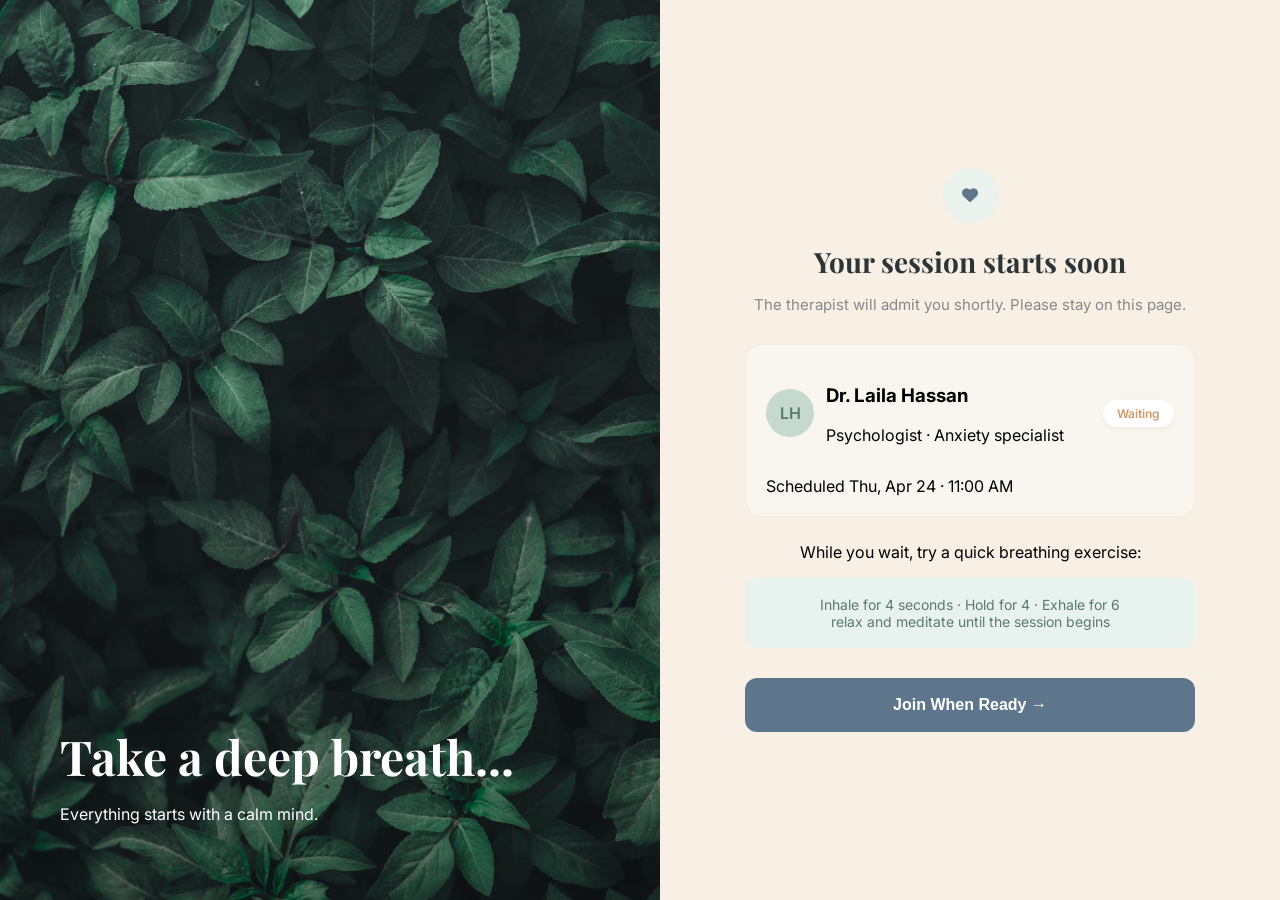
<file: index.html>
<!DOCTYPE html>
<html lang="en">
<head>
    <meta charset="UTF-8">
    <meta name="viewport" content="width=device-width, initial-scale=1.0">
    <title>Waiting Room</title>
    <link href="https://fonts.googleapis.com/css2?family=Inter:wght@300;400;600&family=Playfair+Display:wght@700&display=swap" rel="stylesheet">
    <link rel="stylesheet" href="style-waiting-room.css">
    <link rel="stylesheet" href="https://cdnjs.cloudflare.com/ajax/libs/font-awesome/6.0.0/css/all.min.css">
</head>
<body>

    <div class="split-screen">
        <div class="left-side">
            <div class="overlay-text">
                <h2>Take a deep breath...</h2>
                <p>Everything starts with a calm mind.</p>
            </div>
        </div>

        <div class="right-side">
            <div class="content-wrapper">
                <div class="icon-header">
                    <span class="leaf-icon">
                        <i class="fa-solid fa-heart" style="color: #5D768B;"></i>
                    </span>
                </div>
                
                <h1>Your session starts soon</h1>
                <p class="subtitle">The therapist will admit you shortly. Please stay on this page.</p>

                <div class="doctor-card">
                    <div class="doc-profile">
                        <div class="doc-meta">
                            <div class="avatar">LH</div>
                            <div class="doc-name">
                                <h3>Dr. Laila Hassan</h3>
                                <p>Psychologist · Anxiety specialist</p>
                            </div>
                        </div>
                        <div class="status-badge">Waiting</div>
                    </div>
                    <div class="schedule-info">
                        <span class="label">Scheduled</span>
                        <span class="time">Thu, Apr 24 · 11:00 AM</span>
                    </div>
                </div>

                <p class="breathing-hint">While you wait, try a quick breathing exercise:</p>
                <div class="breathing-bar">
                    <span class="lungs"></span> Inhale for 4 seconds · Hold for 4 · Exhale for 6
                    <div>relax and meditate until the session begins</div>
                </div>

                <button class="btn-join" onclick="window.location.href='session.html'">
                     Join When Ready →
                </button>
            </div>
        </div>
    </div>

</body>
</html>
</file>
<file: style-waiting-room.css>
:root {
    --bg-color: #F8EFE5;
    --card-bg: #ffffff;
    --text-main: #2d3436;
    --text-light: #888;
    --accent-green: #5D768B;
    --info-box: #f9f6f0;
    --button-hover: #6d8e81;
    --border-color: #f0ede6;
}

body {
    margin: 0;
    font-family: 'Inter', sans-serif;
    background-color: var(--bg-color);
}

.split-screen {
    display: flex;
    min-height: 100vh;
}


.left-side {
    flex: 1;
    background-image: url('photo-1518531933037-91b2f5f229cc.avif'); /* استبدلها برابط صورتك */
    background-size: cover;
    background-position: center;
    display: flex;
    align-items: flex-end;
    padding: 60px;
    color: white;
    position: relative;
}

.left-side::before {
    content: "";
    position: absolute;
    top: 0; left: 0; right: 0; bottom: 0;
    background: linear-gradient(transparent, rgba(0,0,0,0.4));
}

.overlay-text {
    position: relative;
    z-index: 1;
}

.overlay-text h2 {
    font-family: 'Playfair Display', serif;
    font-size: 3rem;
    margin-bottom: 10px;
}

.right-side {
    flex: 1;
    display: flex;
    justify-content: center;
    align-items: center;
    background-color: #F8EFE5;
    padding: 40px;
}

.content-wrapper {
    max-width: 450px;
    width: 100%;
    text-align: center;
}

.icon-header {
    background-color: #eaf2ee;
    width: 55px;
    height: 55px;
    border-radius: 50%;
    display: flex;
    justify-content: center;
    align-items: center;
    margin: 0 auto 20px;
}

h1 {
    font-family: 'Playfair Display', serif;
    font-size: 28px; 
    color: var(--text-main);
    margin: 0 0 10px 0;
}

.subtitle {
    font-size: 15px;
    color: var(--text-light);
    margin-bottom: 30px;
}

.doctor-card {
    background-color: var(--info-box);
    border-radius: 16px;
    padding: 20px;
    text-align: left;
    margin-bottom: 25px;
    border: 1px solid var(--border-color);
}

.doc-profile {
    display: flex;
    align-items: center;
    justify-content: space-between;
    margin-bottom: 15px;
}

.doc-meta {
    display: flex;
    align-items: center;
    gap: 12px;
}

.avatar {
    width: 48px;
    height: 48px;
    background-color: #c5d9d1;
    border-radius: 50%;
    display: flex;
    justify-content: center;
    align-items: center;
    font-weight: 600;
    color: #5a7a6d;
}

.status-badge {
    background-color: #fff;
    padding: 6px 14px;
    border-radius: 20px;
    font-size: 12px;
    color: #d19a66;
    font-weight: 600;
    box-shadow: 0 2px 5px rgba(0,0,0,0.05);
}

.breathing-bar {
    background-color: #e8f3f0;
    padding: 18px;
    border-radius: 12px;
    font-size: 14px;
    color: #5a7a6d;
    margin-bottom: 30px;
}

.btn-join {
    width: 100%;
    padding: 18px;
    background-color: var(--accent-green);
    color: white;
    border: none;
    border-radius: 12px;
    font-size: 16px;
    font-weight: 600;
    cursor: pointer;
    transition: all 0.3s ease;
}

.btn-join:hover {
    background-color: var(--button-hover);
    transform: translateY(-2px);
}


@media (max-width: 900px) {
    .split-screen {
        flex-direction: column;
    }
    .left-side {
        display: none;
    }
    .right-side {
        padding: 20px;
    }
}
</file>
